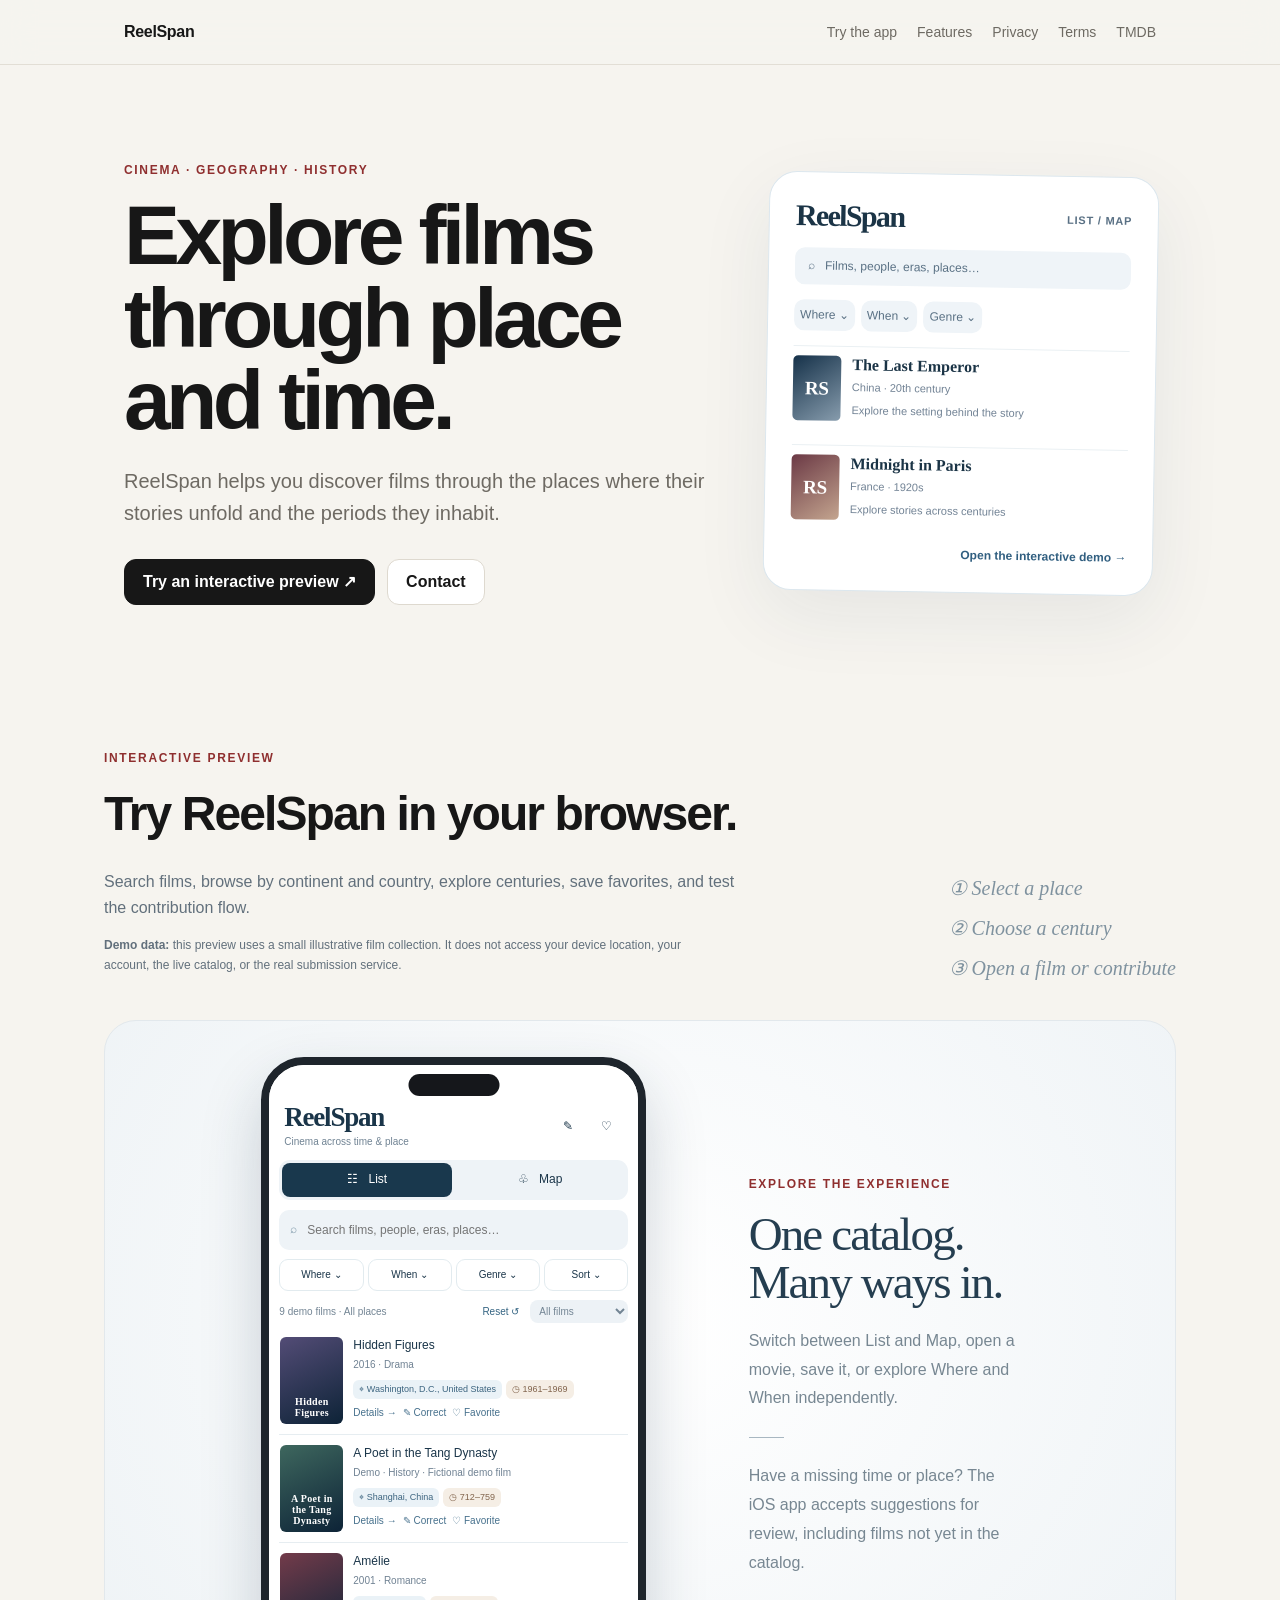
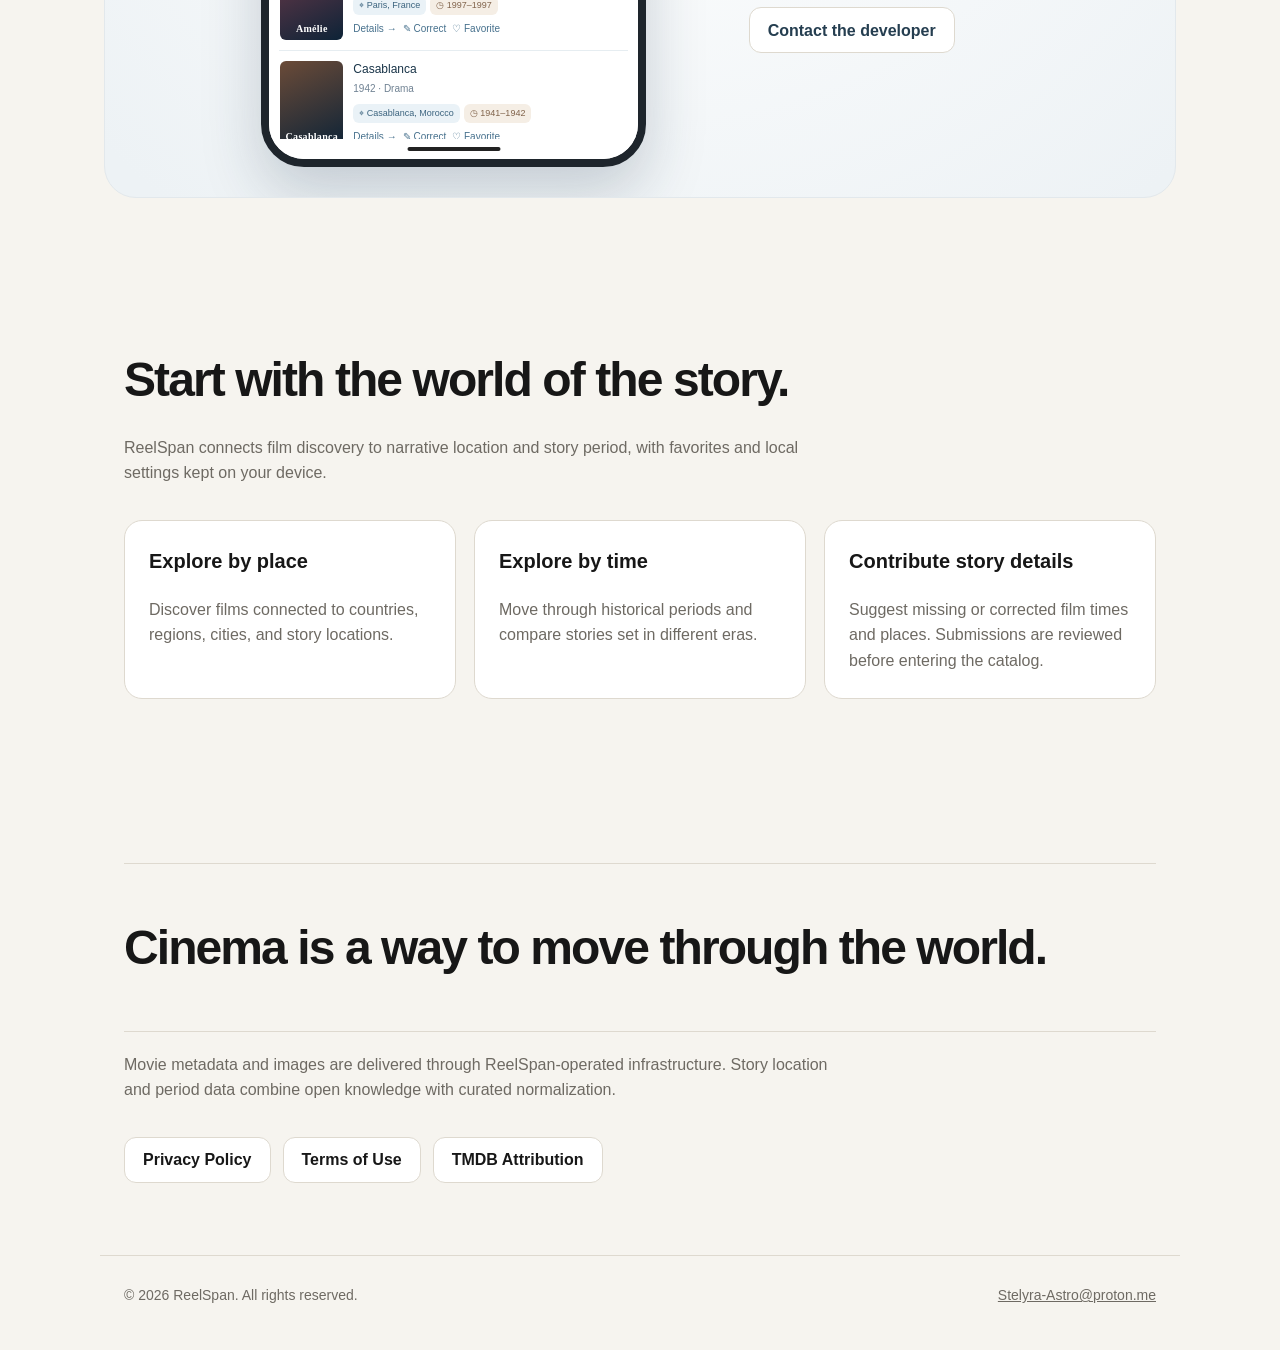
<file: index.html>
<!doctype html>
<html lang="en">
<head>
  <meta charset="utf-8" />
  <meta name="viewport" content="width=device-width, initial-scale=1" />
  <meta name="description" content="ReelSpan lets you explore films through place and time." />
  <title>ReelSpan — Explore films through place and time</title>
  <link rel="stylesheet" href="./styles.css" />
</head>
<body>
  <header class="site-header">
    <nav class="nav">
      <a class="brand" href="./">ReelSpan</a>
      <div class="nav-links">
        <a href="#try-app">Try the app</a>
        <a href="#features">Features</a>
        <a href="./privacy/">Privacy</a>
        <a href="./terms/">Terms</a>
        <a href="./tmdb/">TMDB</a>
      </div>
    </nav>
  </header>

  <main>
    <section class="hero">
      <div>
        <div class="eyebrow">Cinema · Geography · History</div>
        <h1>Explore films through place and time.</h1>
        <p>ReelSpan helps you discover films through the places where their stories unfold and the periods they inhabit.</p>
        <div class="cta-row">
          <a class="button primary" href="#try-app">Try an interactive preview ↗</a>
          <a class="button" href="mailto:Stelyra-Astro@proton.me">Contact</a>
        </div>
      </div>
      <div class="hero-preview" aria-label="ReelSpan list mode preview">
        <div class="hero-preview-top"><span>ReelSpan</span><span class="preview-badge">LIST / MAP</span></div>
        <div class="hero-preview-search">⌕ &nbsp; Films, people, eras, places…</div>
        <div class="hero-preview-filters"><span>Where ⌄</span><span>When ⌄</span><span>Genre ⌄</span></div>
        <div class="hero-preview-film"><span class="mini-poster">RS</span><div><strong>The Last Emperor</strong><small>China · 20th century</small><em>Explore the setting behind the story</em></div></div>
        <div class="hero-preview-film"><span class="mini-poster alternative">RS</span><div><strong>Midnight in Paris</strong><small>France · 1920s</small><em>Explore stories across centuries</em></div></div>
        <a class="hero-preview-link" href="#try-app">Open the interactive demo →</a>
      </div>
    </section>

    <section class="section try-app" id="try-app" aria-labelledby="try-title">
      <div class="try-intro"><div><div class="eyebrow">Interactive preview</div><h2 id="try-title">Try ReelSpan in your browser.</h2>
      <p>Search films, browse by continent and country, explore centuries, save favorites, and test the contribution flow.</p>
      <p class="demo-disclosure"><strong>Demo data:</strong> this preview uses a small illustrative film collection. It does not access your device location, your account, the live catalog, or the real submission service.</p></div>
      <div class="try-tips">① Select a place<br/>② Choose a century<br/>③ Open a film or contribute</div></div>
      <div class="demo-shell">
        <div class="demo-phone"><div class="demo-island" aria-hidden="true"></div>
          <div class="demo-app" id="reelspan-demo" aria-label="Interactive ReelSpan app simulation">
            <div class="demo-app-header"><div><div class="demo-app-name">ReelSpan</div><div class="demo-app-subtitle">Cinema across time & place</div></div>
              <button type="button" class="demo-icon-button" data-action="contribute" aria-label="Contribute a film">✎</button>
              <button type="button" class="demo-icon-button" data-action="favorites" aria-label="Favorites">♡</button></div>
            <div class="demo-segment" role="group" aria-label="View mode"><button type="button" class="active" data-view="list">☷ &nbsp; List</button><button type="button" data-view="map">♧ &nbsp; Map</button></div>
            <label class="demo-search"><span>⌕</span><input id="demo-search" type="search" placeholder="Search films, people, eras, places…" autocomplete="off" aria-label="Search demo films" /></label>
            <div class="demo-filters"><button type="button" data-panel="where" id="demo-where-button">Where ⌄</button><button type="button" data-panel="when" id="demo-when-button">When ⌄</button><button type="button" data-panel="genre" id="demo-genre-button">Genre ⌄</button><button type="button" data-panel="sort" id="demo-sort-button">Sort ⌄</button></div>
            <div class="demo-context"><span id="demo-count" aria-live="polite">Illustrative films</span><button type="button" data-action="reset">Reset ↺</button>
              <select id="demo-group" aria-label="Group films"><option value="all">All films</option><option value="place">Group by place</option><option value="time">Group by time</option></select></div>
            <div class="demo-results" id="demo-results" aria-live="polite"></div>
            <div id="demo-overlay" class="demo-overlay" hidden></div>
          </div><div class="demo-home-indicator" aria-hidden="true"></div>
        </div>
        <aside class="demo-guide"><span class="eyebrow">Explore the experience</span><h3>One catalog.<br/>Many ways in.</h3>
        <p>Switch between List and Map, open a movie, save it, or explore Where and When independently.</p>
        <div class="demo-guide-rule"></div><p>Have a missing time or place? The iOS app accepts suggestions for review, including films not yet in the catalog.</p>
        <a href="mailto:Stelyra-Astro@proton.me" class="button">Contact the developer</a></aside>
      </div>
    </section>

    <section class="section" id="features">
      <h2>Start with the world of the story.</h2>
      <p class="section-intro">ReelSpan connects film discovery to narrative location and story period, with favorites and local settings kept on your device.</p>
      <div class="grid-3">
        <article class="card"><h3>Explore by place</h3><p>Discover films connected to countries, regions, cities, and story locations.</p></article>
        <article class="card"><h3>Explore by time</h3><p>Move through historical periods and compare stories set in different eras.</p></article>
        <article class="card"><h3>Contribute story details</h3><p>Suggest missing or corrected film times and places. Submissions are reviewed before entering the catalog.</p></article>
      </div>
    </section>

    <section class="section">
      <div class="callout">Cinema is a way to move through the world.</div>
      <p class="section-intro">Movie metadata and images are delivered through ReelSpan-operated infrastructure. Story location and period data combine open knowledge with curated normalization.</p>
      <div class="cta-row">
        <a class="button" href="./privacy/">Privacy Policy</a>
        <a class="button" href="./terms/">Terms of Use</a>
        <a class="button" href="./tmdb/">TMDB Attribution</a>
      </div>
    </section>
  </main>

  <footer class="footer">
    <div>© 2026 ReelSpan. All rights reserved.</div>
    <div><a href="mailto:Stelyra-Astro@proton.me">Stelyra-Astro@proton.me</a></div>
  </footer>
  <script defer src="./demo.js"></script>
</body>
</html>
</file>
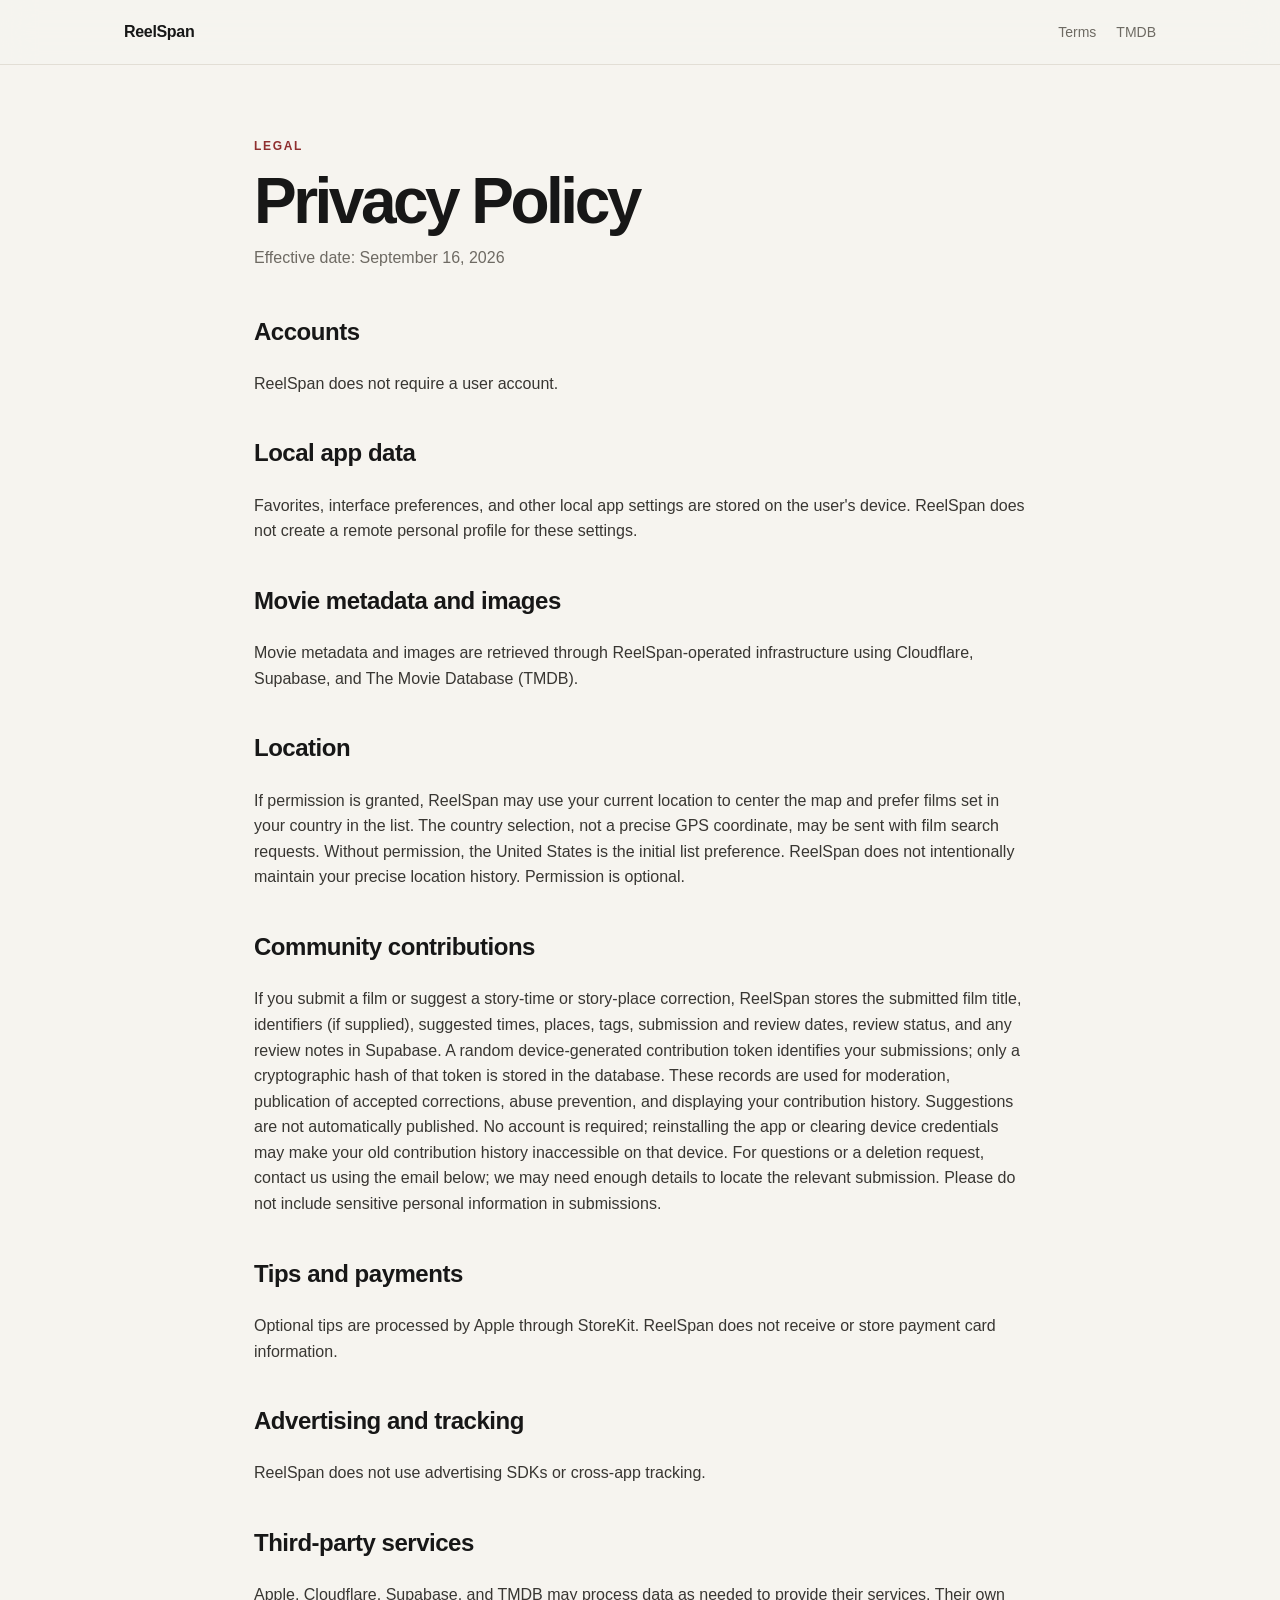
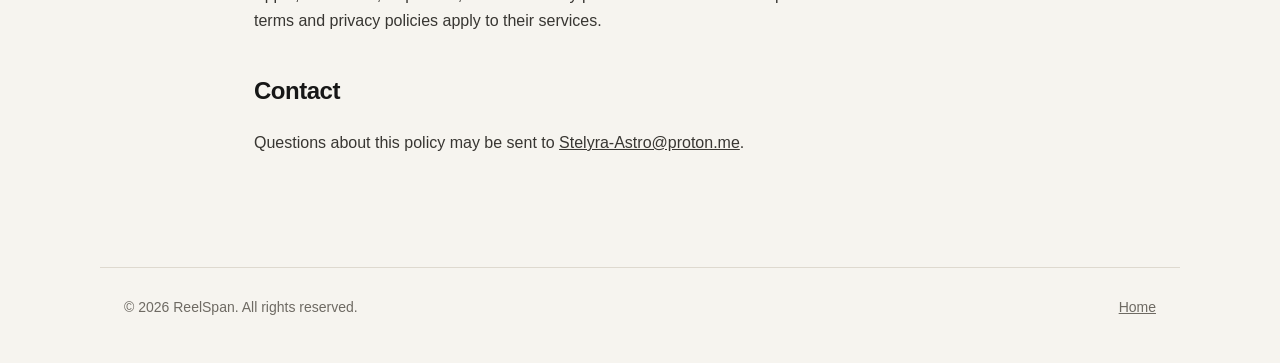
<file: privacy/index.html>
<!doctype html>
<html lang="en">
<head><meta charset="utf-8" /><meta name="viewport" content="width=device-width, initial-scale=1" /><meta name="description" content="Privacy Policy for ReelSpan." /><title>Privacy Policy — ReelSpan</title><link rel="stylesheet" href="../styles.css" /></head>
<body>
  <header class="site-header"><nav class="nav"><a class="brand" href="../">ReelSpan</a><div class="nav-links"><a href="../terms/">Terms</a><a href="../tmdb/">TMDB</a></div></nav></header>
  <main class="legal">
    <div class="eyebrow">Legal</div><h1>Privacy Policy</h1><div class="updated">Effective date: September 16, 2026</div>
    <h2>Accounts</h2><p>ReelSpan does not require a user account.</p>
    <h2>Local app data</h2><p>Favorites, interface preferences, and other local app settings are stored on the user's device. ReelSpan does not create a remote personal profile for these settings.</p>
    <h2>Movie metadata and images</h2><p>Movie metadata and images are retrieved through ReelSpan-operated infrastructure using Cloudflare, Supabase, and The Movie Database (TMDB).</p>
    <h2>Location</h2><p>If permission is granted, ReelSpan may use your current location to center the map and prefer films set in your country in the list. The country selection, not a precise GPS coordinate, may be sent with film search requests. Without permission, the United States is the initial list preference. ReelSpan does not intentionally maintain your precise location history. Permission is optional.</p>
    <h2>Community contributions</h2><p>If you submit a film or suggest a story-time or story-place correction, ReelSpan stores the submitted film title, identifiers (if supplied), suggested times, places, tags, submission and review dates, review status, and any review notes in Supabase. A random device-generated contribution token identifies your submissions; only a cryptographic hash of that token is stored in the database. These records are used for moderation, publication of accepted corrections, abuse prevention, and displaying your contribution history. Suggestions are not automatically published. No account is required; reinstalling the app or clearing device credentials may make your old contribution history inaccessible on that device. For questions or a deletion request, contact us using the email below; we may need enough details to locate the relevant submission. Please do not include sensitive personal information in submissions.</p>
    <h2>Tips and payments</h2><p>Optional tips are processed by Apple through StoreKit. ReelSpan does not receive or store payment card information.</p>
    <h2>Advertising and tracking</h2><p>ReelSpan does not use advertising SDKs or cross-app tracking.</p>
    <h2>Third-party services</h2><p>Apple, Cloudflare, Supabase, and TMDB may process data as needed to provide their services. Their own terms and privacy policies apply to their services.</p>
    <h2>Contact</h2><p>Questions about this policy may be sent to <a href="mailto:Stelyra-Astro@proton.me">Stelyra-Astro@proton.me</a>.</p>
  </main>
  <footer class="footer"><div>© 2026 ReelSpan. All rights reserved.</div><div><a href="../">Home</a></div></footer>
</body>
</html>
</file>
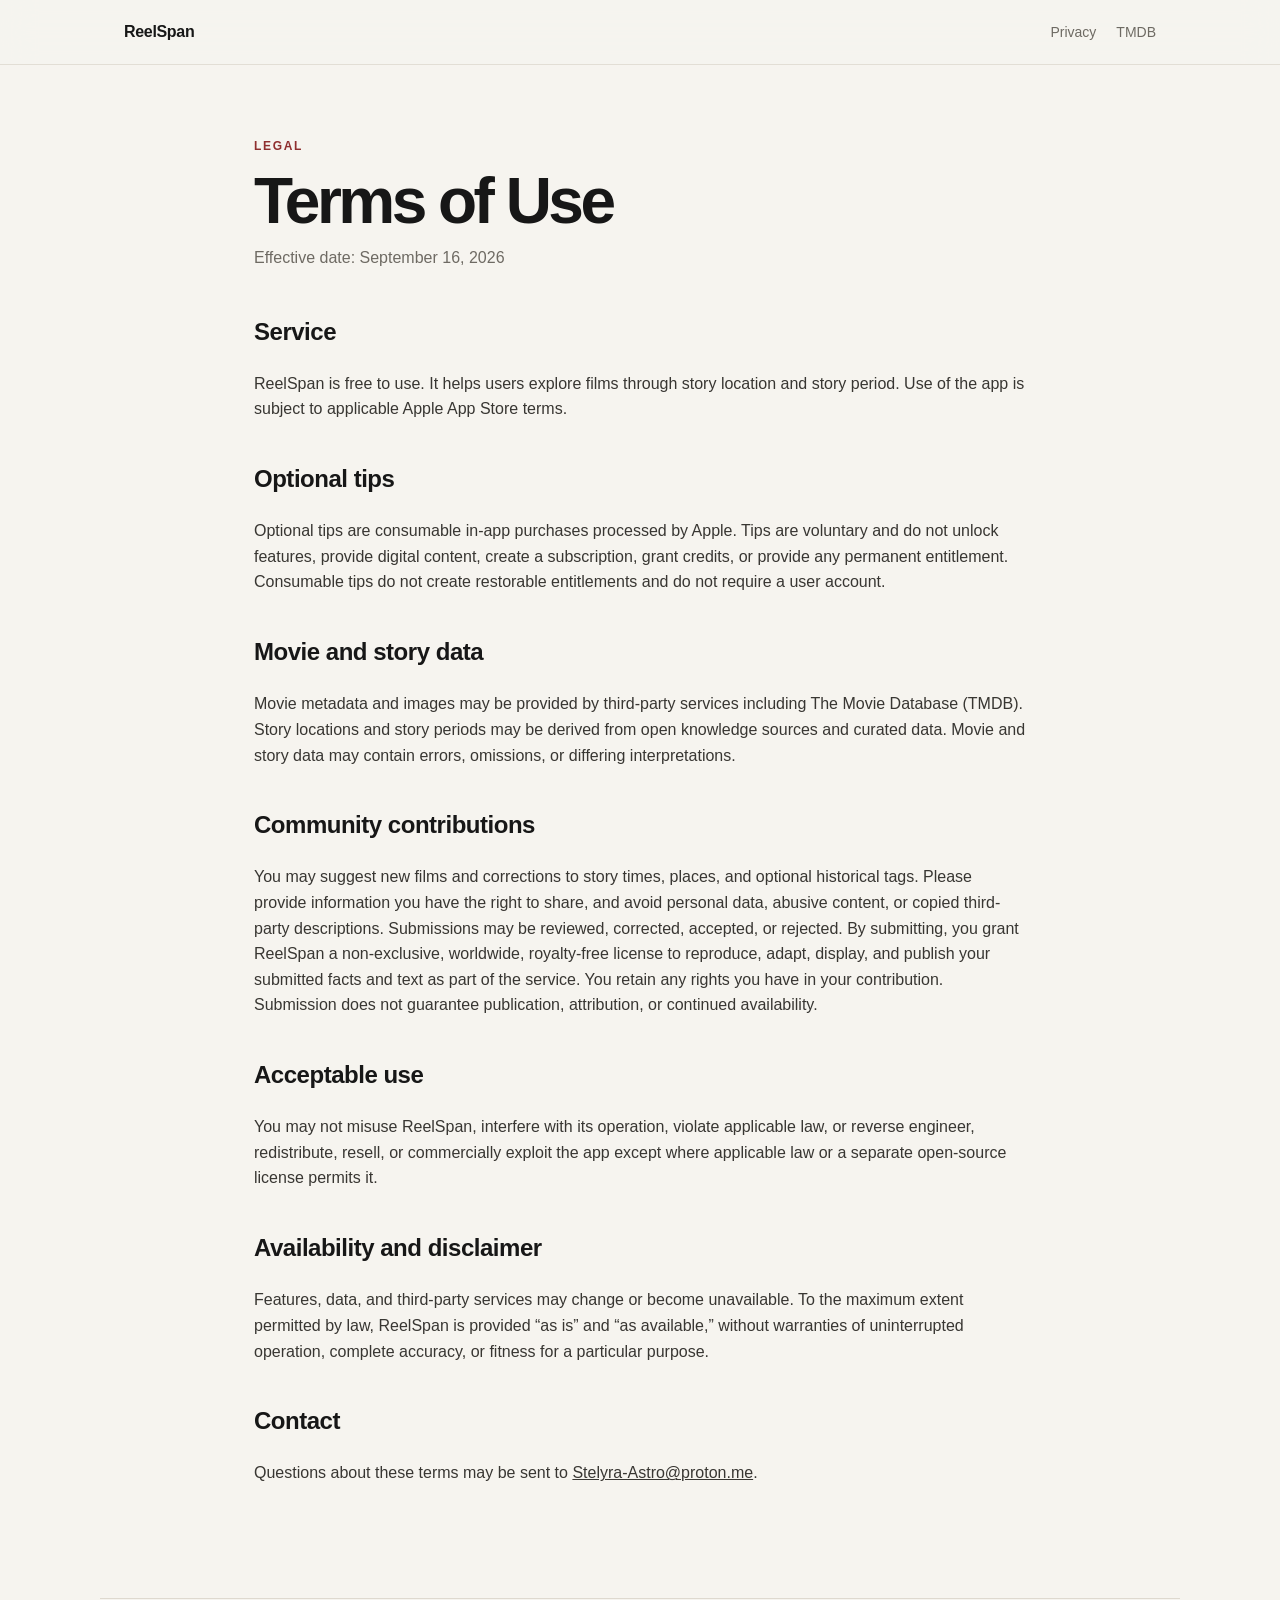
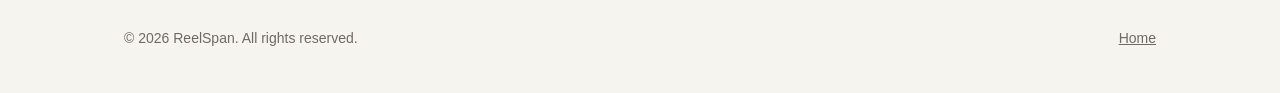
<file: terms/index.html>
<!doctype html>
<html lang="en">
<head><meta charset="utf-8" /><meta name="viewport" content="width=device-width, initial-scale=1" /><meta name="description" content="Terms of Use for ReelSpan." /><title>Terms of Use — ReelSpan</title><link rel="stylesheet" href="../styles.css" /></head>
<body>
  <header class="site-header"><nav class="nav"><a class="brand" href="../">ReelSpan</a><div class="nav-links"><a href="../privacy/">Privacy</a><a href="../tmdb/">TMDB</a></div></nav></header>
  <main class="legal">
    <div class="eyebrow">Legal</div><h1>Terms of Use</h1><div class="updated">Effective date: September 16, 2026</div>
    <h2>Service</h2><p>ReelSpan is free to use. It helps users explore films through story location and story period. Use of the app is subject to applicable Apple App Store terms.</p>
    <h2>Optional tips</h2><p>Optional tips are consumable in-app purchases processed by Apple. Tips are voluntary and do not unlock features, provide digital content, create a subscription, grant credits, or provide any permanent entitlement. Consumable tips do not create restorable entitlements and do not require a user account.</p>
    <h2>Movie and story data</h2><p>Movie metadata and images may be provided by third-party services including The Movie Database (TMDB). Story locations and story periods may be derived from open knowledge sources and curated data. Movie and story data may contain errors, omissions, or differing interpretations.</p>
    <h2>Community contributions</h2><p>You may suggest new films and corrections to story times, places, and optional historical tags. Please provide information you have the right to share, and avoid personal data, abusive content, or copied third-party descriptions. Submissions may be reviewed, corrected, accepted, or rejected. By submitting, you grant ReelSpan a non-exclusive, worldwide, royalty-free license to reproduce, adapt, display, and publish your submitted facts and text as part of the service. You retain any rights you have in your contribution. Submission does not guarantee publication, attribution, or continued availability.</p>
    <h2>Acceptable use</h2><p>You may not misuse ReelSpan, interfere with its operation, violate applicable law, or reverse engineer, redistribute, resell, or commercially exploit the app except where applicable law or a separate open-source license permits it.</p>
    <h2>Availability and disclaimer</h2><p>Features, data, and third-party services may change or become unavailable. To the maximum extent permitted by law, ReelSpan is provided “as is” and “as available,” without warranties of uninterrupted operation, complete accuracy, or fitness for a particular purpose.</p>
    <h2>Contact</h2><p>Questions about these terms may be sent to <a href="mailto:Stelyra-Astro@proton.me">Stelyra-Astro@proton.me</a>.</p>
  </main>
  <footer class="footer"><div>© 2026 ReelSpan. All rights reserved.</div><div><a href="../">Home</a></div></footer>
</body>
</html>
</file>
<file: styles.css>
:root { --bg:#f6f4ef; --surface:#fff; --text:#171717; --muted:#6e6a63; --line:#ded9cf; --accent:#8f2f2f; --max:1080px; }
* { box-sizing:border-box; }
html { scroll-behavior:smooth; }
body { margin:0; font-family:-apple-system,BlinkMacSystemFont,"SF Pro Text","Segoe UI",sans-serif; color:var(--text); background:var(--bg); line-height:1.6; }
a { color:inherit; }
.site-header { position:sticky; top:0; z-index:10; backdrop-filter:blur(16px); background:rgba(246,244,239,.9); border-bottom:1px solid rgba(222,217,207,.8); }
.nav { max-width:var(--max); margin:0 auto; min-height:64px; padding:0 24px; display:flex; align-items:center; justify-content:space-between; gap:24px; }
.brand { font-weight:750; letter-spacing:-.02em; text-decoration:none; }
.nav-links { display:flex; gap:20px; flex-wrap:wrap; }
.nav-links a { text-decoration:none; color:var(--muted); font-size:14px; }
.nav-links a:hover { color:var(--text); }
.hero { max-width:var(--max); margin:0 auto; padding:96px 24px 72px; display:grid; grid-template-columns:1.2fr .8fr; gap:56px; align-items:center; }
.eyebrow { text-transform:uppercase; letter-spacing:.14em; font-size:12px; font-weight:700; color:var(--accent); }
h1 { font-size:clamp(46px,7vw,84px); line-height:.98; letter-spacing:-.055em; margin:14px 0 24px; }
.hero p { max-width:650px; font-size:20px; color:var(--muted); }
.cta-row { display:flex; gap:12px; margin-top:30px; flex-wrap:wrap; }
.button { display:inline-flex; align-items:center; justify-content:center; min-height:46px; padding:0 18px; border-radius:12px; text-decoration:none; font-weight:650; border:1px solid var(--line); background:var(--surface); }
.button.primary { background:var(--text); color:#fff; border-color:var(--text); }
.poster-card { min-height:430px; border-radius:28px; border:1px solid var(--line); background:radial-gradient(circle at 70% 20%,rgba(143,47,47,.18),transparent 30%),linear-gradient(145deg,#fff,#e9e4d9); padding:28px; display:flex; flex-direction:column; justify-content:space-between; box-shadow:0 20px 60px rgba(40,30,20,.08); }
.poster-card .mock-title { font-size:32px; font-weight:750; letter-spacing:-.04em; }
.poster-card .mock-meta { color:var(--muted); font-size:14px; }
.map-orbit { width:210px; height:210px; margin:auto; border-radius:50%; border:1px solid rgba(23,23,23,.25); position:relative; }
.map-orbit:before,.map-orbit:after { content:""; position:absolute; inset:26px -18px; border:2px solid rgba(143,47,47,.45); border-radius:50%; transform:rotate(-18deg); }
.map-orbit:after { inset:-12px 36px; transform:rotate(62deg); border-color:rgba(23,23,23,.16); }
.section { max-width:var(--max); margin:0 auto; padding:72px 24px; }
.section h2 { font-size:clamp(32px,4vw,48px); letter-spacing:-.04em; margin:0 0 14px; }
.section-intro { color:var(--muted); max-width:720px; margin-bottom:34px; }
.grid-3 { display:grid; grid-template-columns:repeat(3,1fr); gap:18px; }
.card { background:var(--surface); border:1px solid var(--line); border-radius:18px; padding:24px; }
.card h3 { margin-top:0; font-size:20px; }
.card p { color:var(--muted); margin-bottom:0; }
.callout { border-top:1px solid var(--line); border-bottom:1px solid var(--line); padding:56px 0; margin:20px 0; font-size:clamp(28px,4vw,48px); line-height:1.15; letter-spacing:-.04em; font-weight:700; }
.legal { max-width:820px; margin:0 auto; padding:72px 24px 96px; }
.legal h1 { font-size:clamp(42px,6vw,64px); margin-bottom:12px; }
.legal .updated { color:var(--muted); margin-bottom:42px; }
.legal h2 { margin-top:38px; font-size:24px; letter-spacing:-.02em; }
.legal p,.legal li { color:#383632; }
.legal ul { padding-left:22px; }
.tmdb-logo { display:block; width:min(300px,80%); height:auto; margin:28px 0 38px; }
.footer { border-top:1px solid var(--line); max-width:var(--max); margin:0 auto; padding:28px 24px 44px; display:flex; justify-content:space-between; gap:24px; flex-wrap:wrap; color:var(--muted); font-size:14px; }
.footer a { color:var(--muted); }
@media (max-width:780px) { .hero{grid-template-columns:1fr;padding-top:64px;} .grid-3{grid-template-columns:1fr;} .nav{align-items:flex-start;padding-top:16px;padding-bottom:16px;} .nav-links{justify-content:flex-end;gap:12px;} .hero p{font-size:18px;} }

/* Interactive app preview — static GitHub Pages demo, intentionally separate from live data. */
.hero-preview{min-height:375px;border:1px solid #dce7ee;background:#fff;border-radius:28px;padding:26px;box-shadow:0 24px 75px #20384c13;color:#1b3446;display:flex;flex-direction:column;gap:15px;transform:rotate(1deg)}
.hero-preview-top{display:flex;justify-content:space-between;align-items:center;font:700 30px Georgia,serif;letter-spacing:-.055em}.preview-badge{font:600 11px sans-serif;letter-spacing:.07em;color:#597084}.hero-preview-search,.hero-preview-filters span{background:#eff4f8;border-radius:10px;padding:9px 13px;color:#5a7184;font-size:12px}.hero-preview-filters{display:flex;gap:6px}.hero-preview-filters span{padding:6px}.hero-preview-film{display:flex;gap:11px;border-top:1px solid #eaf0f3;padding:9px 0}.hero-preview-film .mini-poster{width:48px;height:65px;display:grid;place-items:center;background:linear-gradient(145deg,#153149,#879cad);border-radius:5px;color:#fff;font:700 19px Georgia,serif}.hero-preview-film .alternative{background:linear-gradient(145deg,#6b3945,#c4a58f)}.hero-preview-film strong{display:block;font:700 16px Georgia,serif}.hero-preview-film small,.hero-preview-film em{display:block;font-size:11px;color:#728395;margin-top:5px}.hero-preview-film em{font-style:normal}.hero-preview-link{font-size:12px;text-decoration:none;color:#315f80;font-weight:700;margin-top:auto;text-align:right}
.try-app{max-width:1120px}.try-intro{display:flex;justify-content:space-between;gap:40px;align-items:end;margin-bottom:32px}.try-intro h2{margin:8px 0}.try-intro p{max-width:650px;color:#62707c}.try-intro .demo-disclosure{font-size:12px;max-width:620px;line-height:1.65}.try-tips{min-width:190px;color:#7f929f;font:italic 20px/2 Georgia,serif}.demo-shell{display:flex;justify-content:center;gap:clamp(32px,8vw,120px);align-items:center;background:radial-gradient(ellipse at 51% 38%,#fff 2%,#edf2f5 95%);border:1px solid #e2e8ec;border-radius:32px;padding:36px 24px 30px;overflow:hidden}
.demo-phone{position:relative;border:8px solid #1e252c;border-radius:43px;width:min(385px,100%);height:710px;flex:none;background:#fff;box-shadow:0 26px 60px #18314635;overflow:hidden}.demo-island{position:absolute;z-index:4;top:9px;width:91px;height:22px;background:#15171b;border-radius:30px;left:50%;transform:translateX(-50%)}.demo-home-indicator{position:absolute;bottom:8px;height:4px;width:93px;background:#222;border-radius:20px;left:50%;transform:translateX(-50%)}.demo-app{height:100%;display:flex;flex-direction:column;background:#fff;padding:35px 10px 20px;font:12px/1.45 -apple-system,BlinkMacSystemFont,"Segoe UI",sans-serif;color:#1a3549;position:relative}.demo-app button,.demo-app select{font:inherit;cursor:pointer;color:inherit}.demo-app button:focus-visible,.demo-app input:focus-visible,.demo-app select:focus-visible{outline:2px solid #528fb9;outline-offset:2px}.demo-app-header{display:flex;align-items:center;gap:6px;padding:4px 5px 11px}.demo-app-header>div{flex:1}.demo-app-name{font:bold 27px/1 Georgia,serif;letter-spacing:-.045em}.demo-app-subtitle{font-size:10px;color:#708393;margin-top:4px}.demo-icon-button{width:33px;height:33px;border:0;background:none;border-radius:8px;font-size:20px}.demo-icon-button:hover{background:#eff4f8}.demo-segment{display:flex;padding:3px;background:#eef3f7;border-radius:11px;gap:3px}.demo-segment button{flex:1;border:0;background:none;border-radius:8px;padding:8px}.demo-segment button.active{background:#19384d;color:white}.demo-search{display:flex;align-items:center;gap:8px;padding:0 11px;margin-top:10px;border-radius:10px;background:#eef3f7;height:40px;color:#7793a5}.demo-search input{width:100%;min-width:0;border:0;background:transparent;font-size:12px;color:#244053;outline:none}.demo-filters{display:flex;gap:4px;margin-top:9px}.demo-filters button{border:1px solid #e2ebef;border-radius:9px;background:#fff;flex:1;min-width:0;padding:8px 2px;white-space:nowrap;font-size:10px}.demo-filters button.selected{background:#e5f2fa;border-color:#a6c6d9}.demo-context{display:flex;align-items:center;gap:5px;margin:9px 0 4px;color:#738594;font-size:10px}.demo-context>span{flex:1}.demo-context button{border:0;background:none;color:#346482}.demo-context select{border:0;background:#edf2f6;border-radius:8px;font-size:10px;max-width:114px;padding:5px}.demo-results{overflow-y:auto;flex:1;min-height:0;scrollbar-width:thin}.demo-film{display:flex;align-items:flex-start;gap:10px;border-bottom:1px solid #e6edf1;padding:10px 1px}.demo-poster{width:63px;height:87px;flex:none;border-radius:6px;background:linear-gradient(155deg,var(--tone,#304d64),#0d2337);display:flex;align-items:end;justify-content:center;padding:6px;text-align:center;color:#fff;font:bold 10px/1.1 Georgia,serif;letter-spacing:.03em}.demo-film-info{min-width:0;flex:1}.demo-film-name{font:bold 15px/1.15 Georgia,serif;display:block}.demo-film-sub{color:#708293;font-size:10px;margin-top:3px}.demo-film-tags{display:flex;gap:4px;flex-wrap:wrap;margin-top:8px}.demo-film-tags span{background:#eaf2f7;color:#3c647f;border-radius:6px;padding:3px 6px;font-size:9px}.demo-film-tags span:nth-child(2){background:#f5eee5;color:#80634b}.demo-film-actions{display:flex;gap:6px;margin-top:7px}.demo-film-actions button{border:0;background:none;font-size:10px;color:#47718d;text-align:left;padding:0}.demo-group-label{position:sticky;top:0;background:#f4f8fa;z-index:1;padding:9px 8px;font:bold 13px Georgia,serif}.demo-empty{text-align:center;padding:40px 12px;color:#728596}.demo-map{min-height:380px;height:100%;background:#eaf1ee;position:relative;overflow:hidden;border-radius:12px;margin-top:9px}.demo-map:before{content:"";position:absolute;inset:0;background:linear-gradient(135deg,transparent 40%,#d2e6d8 40% 54%,transparent 54%),linear-gradient(35deg,transparent 35%,#d8e6d1 35% 55%,transparent 55%),repeating-linear-gradient(17deg,transparent 0 43px,#b9d5d2 44px 45px,transparent 46px 87px);opacity:.8}.demo-pin{position:absolute;z-index:1;border:0;border-radius:50%;width:28px;height:28px;background:#264a65;color:white!important;box-shadow:0 3px 10px #1e415055}.demo-map-note{position:absolute;bottom:12px;left:12px;right:12px;background:#fffffff2;border-radius:9px;padding:9px;font-size:11px;z-index:1}.demo-overlay{position:absolute;inset:35px 0 0;background:#132b3b65;z-index:5;display:flex;align-items:flex-end}.demo-overlay[hidden]{display:none}.demo-sheet{width:100%;background:#fff;border-radius:20px 20px 0 0;max-height:95%;overflow:auto;padding:14px 14px 22px;box-shadow:0 -15px 35px #0b1c2830}.demo-sheet-head{display:flex;align-items:center;justify-content:space-between;gap:10px;font:bold 19px Georgia,serif;padding:3px 2px 12px;border-bottom:1px solid #e7eef2}.demo-sheet-head button{border:0;background:#edf3f7;border-radius:50%;width:27px;height:27px}.demo-option{width:100%;padding:12px 6px;border:0;border-bottom:1px solid #edf1f4;background:#fff;display:flex;align-items:center;justify-content:space-between;text-align:left}.demo-option small{color:#8a9ca9}.demo-back{border:0;background:none;color:#416f92;padding:10px 2px}.demo-sheet input,.demo-sheet textarea{width:100%;border:1px solid #dce5ec;border-radius:7px;padding:9px;margin-top:6px;font-size:12px}.demo-sheet label{display:block;font-size:11px;font-weight:600;margin-top:10px}.demo-submit{background:#183b52!important;color:#fff!important;border:0;padding:11px;border-radius:9px;margin-top:12px;width:100%}.demo-note{font-size:10px;color:#79909f;line-height:1.5}.demo-counter{display:flex;gap:6px;margin:13px 0}.demo-counter span{flex:1;background:#edf4f8;padding:9px 5px;text-align:center;border-radius:7px;font-size:10px}.demo-counter b{display:block;font-size:15px}.demo-history{border-top:1px solid #edf1f4;padding:9px 0;font-size:11px}.demo-history small{color:#7f91a0}.demo-guide{max-width:270px;color:#253e50}.demo-guide h3{font:normal 47px/1.03 Georgia,serif;letter-spacing:-.04em;margin:14px 0 20px}.demo-guide p{color:#778792;line-height:1.8}.demo-guide-rule{width:35px;height:1px;background:#a8b7c1;margin:24px 0}.demo-guide .button{margin-top:14px}.demo-app .demo-only{font-size:10px;color:#637b89}
@media(max-width:760px){.hero-preview{transform:none}.try-intro{display:block}.try-tips{font-size:14px}.demo-shell{padding:25px 8px;display:block}.demo-phone{margin:auto;max-width:100%}.demo-guide{margin:28px auto 0;text-align:center}.demo-guide h3{font-size:32px}.demo-guide-rule{margin:18px auto}.demo-guide .button{margin-top:4px}.hero{gap:25px}}
.demo-overlay .demo-page{position:absolute;inset:0;background:#fff;overflow:auto;padding:14px 16px 22px}.demo-page .demo-sheet-head{padding-top:2px}.demo-page h3{font:700 19px Georgia,serif}.demo-page .demo-note{line-height:1.6}

/* Group by place: show continent before its country headings. */
.demo-continent-label {font-size: 1rem; padding-top: 1.1rem; font-weight: 750;}
.demo-country-label {padding-left: 1.1rem; font-size: .83rem;}
</file>
